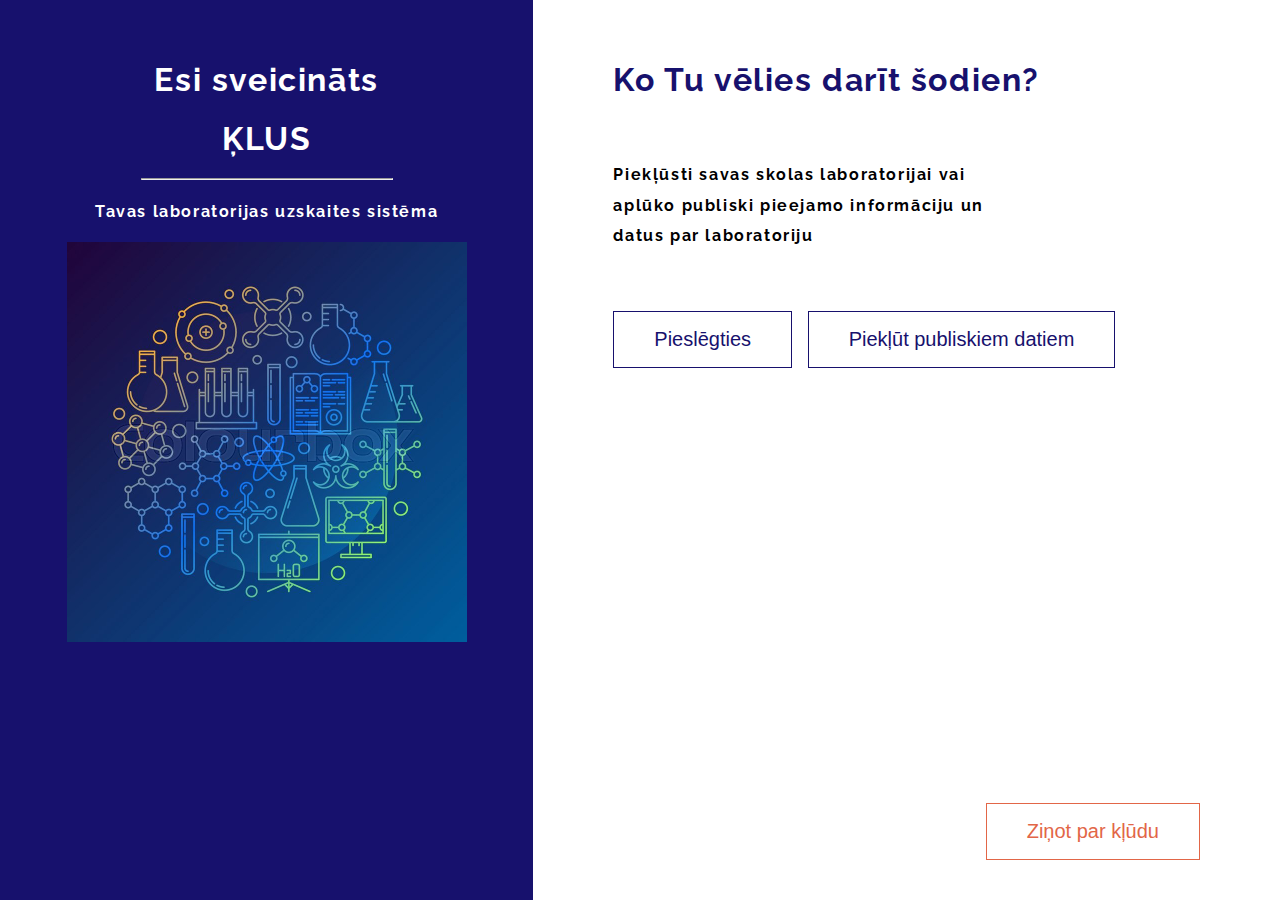
<file: index.html>
<!DOCTYPE html>
<html>
    <head>
        <title>Sākumlapa</title>
        <meta charset="UTF-8">
        <link rel="icon" href="images/favicon.ico">
        <link rel="preconnect" href="https://fonts.googleapis.com">
        <link rel="preconnect" href="https://fonts.gstatic.com" crossorigin>
        <link href="https://fonts.googleapis.com/css2?family=Raleway:wght@500" rel="stylesheet">
        <link rel="stylesheet" href="stylesheets/flexboxgrid.css" type="text/css">
        <link rel="stylesheet" href="stylesheets/stylesheet.css" type="text/css">
    </head>
    <body>
        <div class="container">
            <div class="row">
                <div class="col-lg-5">
                    <h1>Esi sveicināts</h1>
                    <h1>ĶLUS</h1>
                    <hr>
                    <h4>Tavas laboratorijas uzskaites sistēma</h4>
                    <img src="images/chemistry pic.jpg" class="chemistry_image">
                </div>
                <div class="col-lg-7">
                    <h1 class="header">Ko Tu vēlies darīt šodien?</h1>
                    <br>
                    <h4 class="info">Piekļūsti savas skolas laboratorijai vai<br>aplūko publiski pieejamo informāciju un<br>datus par laboratoriju</h4>
                    <br>
                    <br>
                    <div class="login_buttons_container">
                        <a href="login.html" tabindex="-1"><button type="submit">Pieslēgties</button></a>
                        <a href="data.html" tabindex="-1"><button type="submit">Piekļūt publiskiem datiem</button></a>
                    </div>
                    <div class="error_button_container">
                        <button type="submit">Ziņot par kļūdu</button>
                    </div>
                </div>
            </div>
        </div>
    </body>
    <script src="script.js"></script>
</html>
</file>
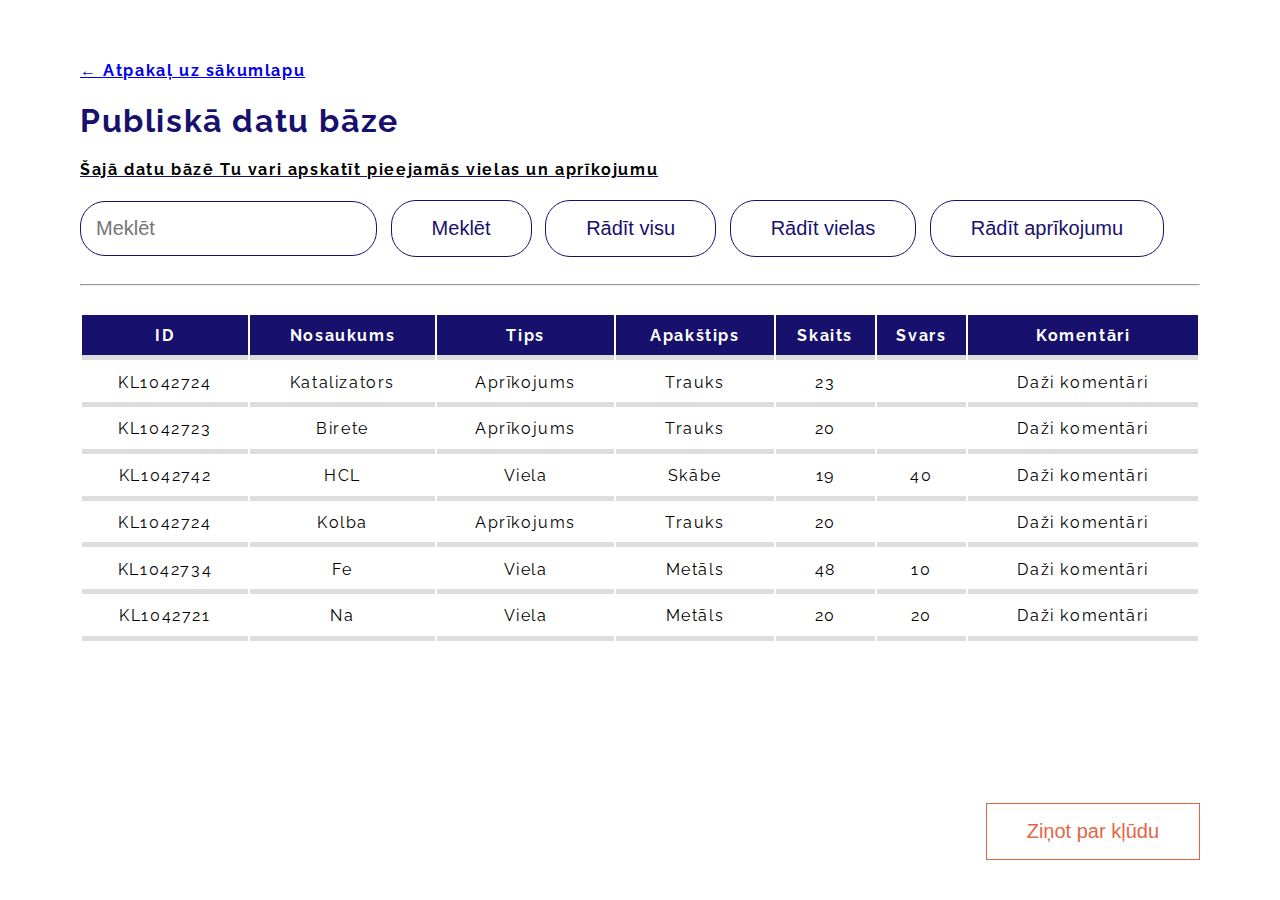
<file: data.html>
<!DOCTYPE html>
<html>
    <head>
        <title>Publiskie dati</title>
        <meta charset="UTF-8">
        <link rel="icon" href="images/favicon.ico">
        <link rel="preconnect" href="https://fonts.googleapis.com">
        <link rel="preconnect" href="https://fonts.gstatic.com" crossorigin>
        <link href="https://fonts.googleapis.com/css2?family=Raleway:wght@500" rel="stylesheet">
        <link rel="stylesheet" href="stylesheets/flexboxgrid.css" type="text/css">
        <link rel="stylesheet" href="stylesheets/stylesheet.css" type="text/css">
    </head>
    <body>
        <div class="container">
            <div class="row">
                <div class="col-lg-12">
                    <a href="index.html"><h4>&#8592; Atpakaļ uz sākumlapu</h4></a>
                    <h1 class="header">Publiskā datu bāze</h1>
                    <h4 class="subheader">Šajā datu bāzē Tu vari apskatīt pieejamās vielas un aprīkojumu</h4>
                    <div class="info_buttons_container">
                        <input type="text" placeholder="Meklēt" id="search_input">
                        <button type="submit" id="search_buttom">Meklēt</button>
                        <button type="submit" id="show_all_button">Rādīt visu</button>
                        <button type="submit" id="show_materials_button">Rādīt vielas</button>
                        <button type="submit" id="show_tools_button">Rādīt aprīkojumu</button>
                    </div>
                    <br>
                    <hr>
                    <br>
                    <div class="data-table">
                        <table>
                            <thead>
                                <th>ID</th>
                                <th>Nosaukums</th>
                                <th>Tips</th>
                                <th>Apakštips</th>
                                <th>Skaits</th>
                                <th>Svars</th>
                                <th>Komentāri</th>
                            </thead>
                            <tbody>
                                <tr>
                                    <td>KL1042724</td>
                                    <td>Katalizators</td>
                                    <td>Aprīkojums</td>
                                    <td>Trauks</td>
                                    <td>23</td>
                                    <td></td>
                                    <td>Daži komentāri</td>
                                </tr>

                                <tr>
                                    <td>KL1042723</td>
                                    <td>Birete</td>
                                    <td>Aprīkojums</td>
                                    <td>Trauks</td>
                                    <td>20</td>
                                    <td></td>
                                    <td>Daži komentāri</td>
                                </tr>

                                <tr>
                                    <td>KL1042742</td>
                                    <td>HCL</td>
                                    <td>Viela</td>
                                    <td>Skābe</td>
                                    <td>19</td>
                                    <td>40</td>
                                    <td>Daži komentāri</td>
                                </tr>

                                <tr>
                                    <td>KL1042724</td>
                                    <td>Kolba</td>
                                    <td>Aprīkojums</td>
                                    <td>Trauks</td>
                                    <td>20</td>
                                    <td></td>
                                    <td>Daži komentāri</td>
                                </tr>

                                <tr>
                                    <td>KL1042734</td>
                                    <td>Fe</td>
                                    <td>Viela</td>
                                    <td>Metāls</td>
                                    <td>48</td>
                                    <td>10</td>
                                    <td>Daži komentāri</td>
                                </tr>

                                <tr>
                                    <td>KL1042721</td>
                                    <td>Na</td>
                                    <td>Viela</td>
                                    <td>Metāls</td>
                                    <td>20</td>
                                    <td>20</td>
                                    <td>Daži komentāri</td>
                                </tr>
                            </tbody>
                        </table>
                    </div>
                    <br>
                    <br>
                    <br>
                    <br>
                    <div class="error_button_container">
                        <button type="submit">Ziņot par kļūdu</button>
                    </div>
                </div>
            </div>
        </div>
    <script src="script.js"></script>
    </body>
</html>
</file>
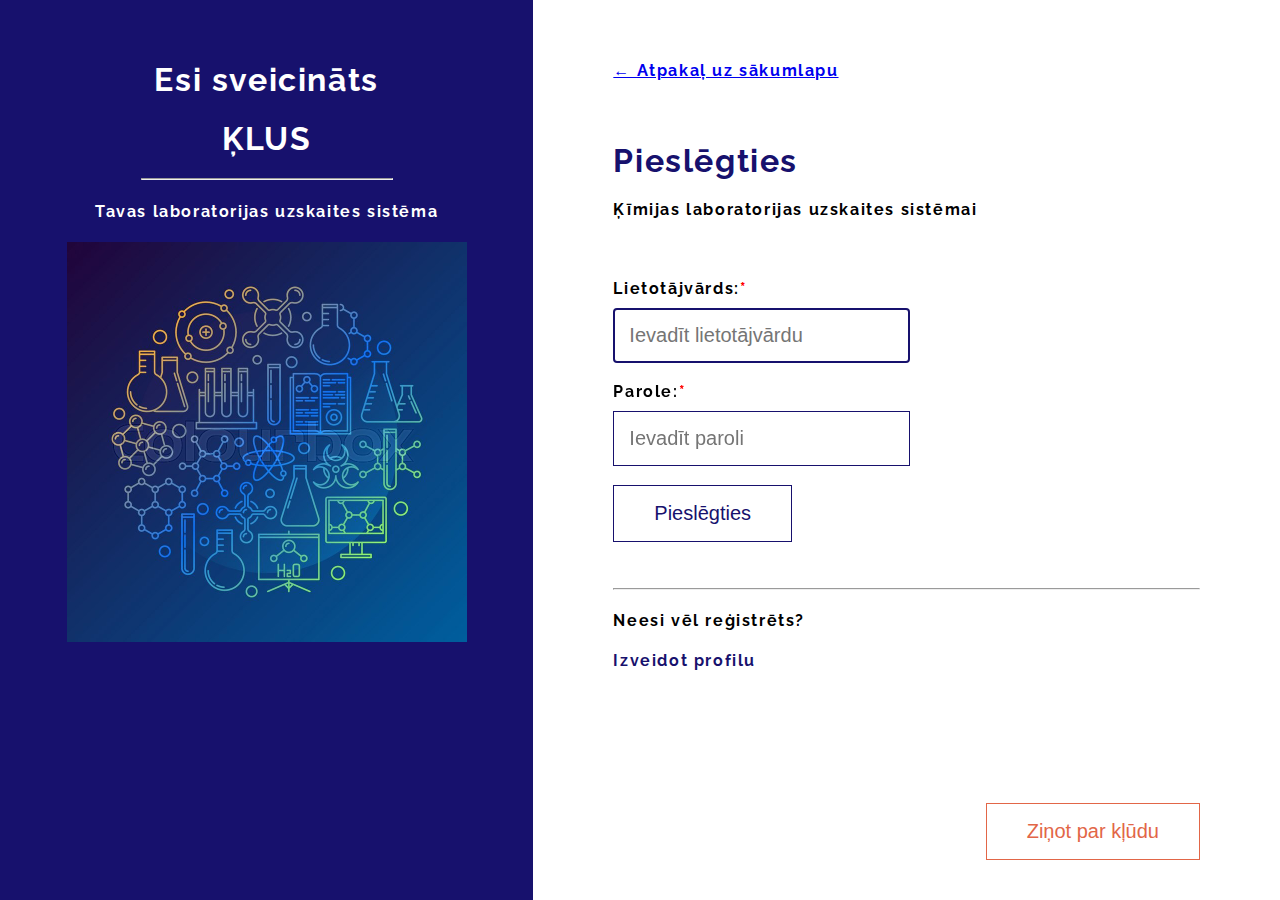
<file: login.html>
<!DOCTYPE html>
<html>
    <head>
        <title>Pieslēgšanās</title>
        <meta charset="UTF-8">
        <link rel="icon" href="images/favicon.ico">
        <link rel="preconnect" href="https://fonts.googleapis.com">
        <link rel="preconnect" href="https://fonts.gstatic.com" crossorigin>
        <link href="https://fonts.googleapis.com/css2?family=Raleway:wght@500" rel="stylesheet">
        <link rel="stylesheet" href="stylesheets/flexboxgrid.css" type="text/css">
        <link rel="stylesheet" href="stylesheets/stylesheet.css" type="text/css">
    </head>
    <body>
        <div class="container">
            <div class="row">
                <div class="col-lg-5">
                    <h1>Esi sveicināts</h1>
                    <h1>ĶLUS</h1>
                    <hr>
                    <h4>Tavas laboratorijas uzskaites sistēma</h4>
                    <img src="images/chemistry pic.jpg" class="chemistry_image">
                </div>
                <div class="col-lg-7">
                    <a href="index.html"><h4>&#8592; Atpakaļ uz sākumlapu</h4></a>
                    <br>
                    <h1 class="header">Pieslēgties</h1>
                    <h4>Ķīmijas laboratorijas uzskaites sistēmai</h4>
                    <br>
                    <br>
                    <div class="auth">
                        <form class="js-auth-form">
                            <label for="username">Lietotājvārds:<abbr title="required" aria-label="required">*</abbr></label>
                            <br>
                            <input type="text" name="username" placeholder="Ievadīt lietotājvārdu" id="js-form-username" autofocus>
                            <br>
                            <br>
                            <label for="password">Parole:<abbr title="required" aria-label="required">*</abbr></label>
                            <br>
                            <input type="password" name="password" placeholder="Ievadīt paroli" id="js-form-password">
                            <br>
                            <br>
                            <a href="data.html"><button type="submit" id="log-in-user">Pieslēgties</button></a>
                        </form>
                    </div>
                    <br>  
                    <br>
                    <hr>
                    <div class="main">
                        <h4>Neesi vēl reģistrēts?</h4>
                        <h4><a href="#" id="create-profile">Izveidot profilu</a></h4>
                        <div class="error_button_container">
                            <button type="submit">Ziņot par kļūdu</button>
                        </div>
                    </div>
                </div>
            </div>
        </div>
    </body>
    <script src="script.js"></script>
</html>
</file>
<file: stylesheets/flexboxgrid.css>
/* Uncomment and set these variables to customize the grid. */

.container-fluid {
    margin-right: auto;
    margin-left: auto;
    padding-right: 2rem;
    padding-left: 2rem;
  }
  
  .row {
    box-sizing: border-box;
    display: -ms-flexbox;
    display: -webkit-box;
    display: flex;
    -ms-flex: 0 1 auto;
    -webkit-box-flex: 0;
    flex: 0 1 auto;
    -ms-flex-direction: row;
    -webkit-box-orient: horizontal;
    -webkit-box-direction: normal;
    flex-direction: row;
    -ms-flex-wrap: wrap;
    flex-wrap: wrap;
    margin-right: -1rem;
    margin-left: -1rem;
  }
  
  .row.reverse {
    -ms-flex-direction: row-reverse;
    -webkit-box-orient: horizontal;
    -webkit-box-direction: reverse;
    flex-direction: row-reverse;
  }
  
  .col.reverse {
    -ms-flex-direction: column-reverse;
    -webkit-box-orient: vertical;
    -webkit-box-direction: reverse;
    flex-direction: column-reverse;
  }
  
  .col-xs,
  .col-xs-1,
  .col-xs-2,
  .col-xs-3,
  .col-xs-4,
  .col-xs-5,
  .col-xs-6,
  .col-xs-7,
  .col-xs-8,
  .col-xs-9,
  .col-xs-10,
  .col-xs-11,
  .col-xs-12 {
    box-sizing: border-box;
    -ms-flex: 0 0 auto;
    -webkit-box-flex: 0;
    flex: 0 0 auto;
    padding-right: 1rem;
    padding-left: 1rem;
  }
  
  .col-xs {
    -webkit-flex-grow: 1;
    -ms-flex-positive: 1;
    -webkit-box-flex: 1;
    flex-grow: 1;
    -ms-flex-preferred-size: 0;
    flex-basis: 0;
    max-width: 100%;
  }
  
  .col-xs-1 {
    -ms-flex-preferred-size: 8.333%;
    flex-basis: 8.333%;
    max-width: 8.333%;
  }
  
  .col-xs-2 {
    -ms-flex-preferred-size: 16.667%;
    flex-basis: 16.667%;
    max-width: 16.667%;
  }
  
  .col-xs-3 {
    -ms-flex-preferred-size: 25%;
    flex-basis: 25%;
    max-width: 25%;
  }
  
  .col-xs-4 {
    -ms-flex-preferred-size: 33.333%;
    flex-basis: 33.333%;
    max-width: 33.333%;
  }
  
  .col-xs-5 {
    -ms-flex-preferred-size: 41.667%;
    flex-basis: 41.667%;
    max-width: 41.667%;
  }
  
  .col-xs-6 {
    -ms-flex-preferred-size: 50%;
    flex-basis: 50%;
    max-width: 50%;
  }
  
  .col-xs-7 {
    -ms-flex-preferred-size: 58.333%;
    flex-basis: 58.333%;
    max-width: 58.333%;
  }
  
  .col-xs-8 {
    -ms-flex-preferred-size: 66.667%;
    flex-basis: 66.667%;
    max-width: 66.667%;
  }
  
  .col-xs-9 {
    -ms-flex-preferred-size: 75%;
    flex-basis: 75%;
    max-width: 75%;
  }
  
  .col-xs-10 {
    -ms-flex-preferred-size: 83.333%;
    flex-basis: 83.333%;
    max-width: 83.333%;
  }
  
  .col-xs-11 {
    -ms-flex-preferred-size: 91.667%;
    flex-basis: 91.667%;
    max-width: 91.667%;
  }
  
  .col-xs-12 {
    -ms-flex-preferred-size: 100%;
    flex-basis: 100%;
    max-width: 100%;
  }
  
  .col-xs-offset-1 {
    margin-left: 8.333%;
  }
  
  .col-xs-offset-2 {
    margin-left: 16.667%;
  }
  
  .col-xs-offset-3 {
    margin-left: 25%;
  }
  
  .col-xs-offset-4 {
    margin-left: 33.333%;
  }
  
  .col-xs-offset-5 {
    margin-left: 41.667%;
  }
  
  .col-xs-offset-6 {
    margin-left: 50%;
  }
  
  .col-xs-offset-7 {
    margin-left: 58.333%;
  }
  
  .col-xs-offset-8 {
    margin-left: 66.667%;
  }
  
  .col-xs-offset-9 {
    margin-left: 75%;
  }
  
  .col-xs-offset-10 {
    margin-left: 83.333%;
  }
  
  .col-xs-offset-11 {
    margin-left: 91.667%;
  }
  
  .start-xs {
    -ms-flex-pack: start;
    -webkit-box-pack: start;
    justify-content: flex-start;
    text-align: start;
  }
  
  .center-xs {
    -ms-flex-pack: center;
    -webkit-box-pack: center;
    justify-content: center;
    text-align: center;
  }
  
  .end-xs {
    -ms-flex-pack: end;
    -webkit-box-pack: end;
    justify-content: flex-end;
    text-align: end;
  }
  
  .top-xs {
    -ms-flex-align: start;
    -webkit-box-align: start;
    align-items: flex-start;
  }
  
  .middle-xs {
    -ms-flex-align: center;
    -webkit-box-align: center;
    align-items: center;
  }
  
  .bottom-xs {
    -ms-flex-align: end;
    -webkit-box-align: end;
    align-items: flex-end;
  }
  
  .around-xs {
    -ms-flex-pack: distribute;
    justify-content: space-around;
  }
  
  .between-xs {
    -ms-flex-pack: justify;
    -webkit-box-pack: justify;
    justify-content: space-between;
  }
  
  .first-xs {
    -ms-flex-order: -1;
    -webkit-box-ordinal-group: 0;
    order: -1;
  }
  
  .last-xs {
    -ms-flex-order: 1;
    -webkit-box-ordinal-group: 2;
    order: 1;
  }
  
  @media only screen and (min-width: 48em) {
    .container {
      width: 46rem;
    }
  
    .col-sm,
    .col-sm-1,
    .col-sm-2,
    .col-sm-3,
    .col-sm-4,
    .col-sm-5,
    .col-sm-6,
    .col-sm-7,
    .col-sm-8,
    .col-sm-9,
    .col-sm-10,
    .col-sm-11,
    .col-sm-12 {
      box-sizing: border-box;
      -ms-flex: 0 0 auto;
      -webkit-box-flex: 0;
      flex: 0 0 auto;
      padding-right: 1rem;
      padding-left: 1rem;
    }
  
    .col-sm {
      -webkit-flex-grow: 1;
      -ms-flex-positive: 1;
      -webkit-box-flex: 1;
      flex-grow: 1;
      -ms-flex-preferred-size: 0;
      flex-basis: 0;
      max-width: 100%;
    }
  
    .col-sm-1 {
      -ms-flex-preferred-size: 8.333%;
      flex-basis: 8.333%;
      max-width: 8.333%;
    }
  
    .col-sm-2 {
      -ms-flex-preferred-size: 16.667%;
      flex-basis: 16.667%;
      max-width: 16.667%;
    }
  
    .col-sm-3 {
      -ms-flex-preferred-size: 25%;
      flex-basis: 25%;
      max-width: 25%;
    }
  
    .col-sm-4 {
      -ms-flex-preferred-size: 33.333%;
      flex-basis: 33.333%;
      max-width: 33.333%;
    }
  
    .col-sm-5 {
      -ms-flex-preferred-size: 41.667%;
      flex-basis: 41.667%;
      max-width: 41.667%;
    }
  
    .col-sm-6 {
      -ms-flex-preferred-size: 50%;
      flex-basis: 50%;
      max-width: 50%;
    }
  
    .col-sm-7 {
      -ms-flex-preferred-size: 58.333%;
      flex-basis: 58.333%;
      max-width: 58.333%;
    }
  
    .col-sm-8 {
      -ms-flex-preferred-size: 66.667%;
      flex-basis: 66.667%;
      max-width: 66.667%;
    }
  
    .col-sm-9 {
      -ms-flex-preferred-size: 75%;
      flex-basis: 75%;
      max-width: 75%;
    }
  
    .col-sm-10 {
      -ms-flex-preferred-size: 83.333%;
      flex-basis: 83.333%;
      max-width: 83.333%;
    }
  
    .col-sm-11 {
      -ms-flex-preferred-size: 91.667%;
      flex-basis: 91.667%;
      max-width: 91.667%;
    }
  
    .col-sm-12 {
      -ms-flex-preferred-size: 100%;
      flex-basis: 100%;
      max-width: 100%;
    }
  
    .col-sm-offset-1 {
      margin-left: 8.333%;
    }
  
    .col-sm-offset-2 {
      margin-left: 16.667%;
    }
  
    .col-sm-offset-3 {
      margin-left: 25%;
    }
  
    .col-sm-offset-4 {
      margin-left: 33.333%;
    }
  
    .col-sm-offset-5 {
      margin-left: 41.667%;
    }
  
    .col-sm-offset-6 {
      margin-left: 50%;
    }
  
    .col-sm-offset-7 {
      margin-left: 58.333%;
    }
  
    .col-sm-offset-8 {
      margin-left: 66.667%;
    }
  
    .col-sm-offset-9 {
      margin-left: 75%;
    }
  
    .col-sm-offset-10 {
      margin-left: 83.333%;
    }
  
    .col-sm-offset-11 {
      margin-left: 91.667%;
    }
  
    .start-sm {
      -ms-flex-pack: start;
      -webkit-box-pack: start;
      justify-content: flex-start;
      text-align: start;
    }
  
    .center-sm {
      -ms-flex-pack: center;
      -webkit-box-pack: center;
      justify-content: center;
      text-align: center;
    }
  
    .end-sm {
      -ms-flex-pack: end;
      -webkit-box-pack: end;
      justify-content: flex-end;
      text-align: end;
    }
  
    .top-sm {
      -ms-flex-align: start;
      -webkit-box-align: start;
      align-items: flex-start;
    }
  
    .middle-sm {
      -ms-flex-align: center;
      -webkit-box-align: center;
      align-items: center;
    }
  
    .bottom-sm {
      -ms-flex-align: end;
      -webkit-box-align: end;
      align-items: flex-end;
    }
  
    .around-sm {
      -ms-flex-pack: distribute;
      justify-content: space-around;
    }
  
    .between-sm {
      -ms-flex-pack: justify;
      -webkit-box-pack: justify;
      justify-content: space-between;
    }
  
    .first-sm {
      -ms-flex-order: -1;
      -webkit-box-ordinal-group: 0;
      order: -1;
    }
  
    .last-sm {
      -ms-flex-order: 1;
      -webkit-box-ordinal-group: 2;
      order: 1;
    }
  }
  
  @media only screen and (min-width: 62em) {
    .container {
      width: 61rem;
    }
  
    .col-md,
    .col-md-1,
    .col-md-2,
    .col-md-3,
    .col-md-4,
    .col-md-5,
    .col-md-6,
    .col-md-7,
    .col-md-8,
    .col-md-9,
    .col-md-10,
    .col-md-11,
    .col-md-12 {
      box-sizing: border-box;
      -ms-flex: 0 0 auto;
      -webkit-box-flex: 0;
      flex: 0 0 auto;
      padding-right: 1rem;
      padding-left: 1rem;
    }
  
    .col-md {
      -webkit-flex-grow: 1;
      -ms-flex-positive: 1;
      -webkit-box-flex: 1;
      flex-grow: 1;
      -ms-flex-preferred-size: 0;
      flex-basis: 0;
      max-width: 100%;
    }
  
    .col-md-1 {
      -ms-flex-preferred-size: 8.333%;
      flex-basis: 8.333%;
      max-width: 8.333%;
    }
  
    .col-md-2 {
      -ms-flex-preferred-size: 16.667%;
      flex-basis: 16.667%;
      max-width: 16.667%;
    }
  
    .col-md-3 {
      -ms-flex-preferred-size: 25%;
      flex-basis: 25%;
      max-width: 25%;
    }
  
    .col-md-4 {
      -ms-flex-preferred-size: 33.333%;
      flex-basis: 33.333%;
      max-width: 33.333%;
    }
  
    .col-md-5 {
      -ms-flex-preferred-size: 41.667%;
      flex-basis: 41.667%;
      max-width: 41.667%;
    }
  
    .col-md-6 {
      -ms-flex-preferred-size: 50%;
      flex-basis: 50%;
      max-width: 50%;
    }
  
    .col-md-7 {
      -ms-flex-preferred-size: 58.333%;
      flex-basis: 58.333%;
      max-width: 58.333%;
    }
  
    .col-md-8 {
      -ms-flex-preferred-size: 66.667%;
      flex-basis: 66.667%;
      max-width: 66.667%;
    }
  
    .col-md-9 {
      -ms-flex-preferred-size: 75%;
      flex-basis: 75%;
      max-width: 75%;
    }
  
    .col-md-10 {
      -ms-flex-preferred-size: 83.333%;
      flex-basis: 83.333%;
      max-width: 83.333%;
    }
  
    .col-md-11 {
      -ms-flex-preferred-size: 91.667%;
      flex-basis: 91.667%;
      max-width: 91.667%;
    }
  
    .col-md-12 {
      -ms-flex-preferred-size: 100%;
      flex-basis: 100%;
      max-width: 100%;
    }
  
    .col-md-offset-1 {
      margin-left: 8.333%;
    }
  
    .col-md-offset-2 {
      margin-left: 16.667%;
    }
  
    .col-md-offset-3 {
      margin-left: 25%;
    }
  
    .col-md-offset-4 {
      margin-left: 33.333%;
    }
  
    .col-md-offset-5 {
      margin-left: 41.667%;
    }
  
    .col-md-offset-6 {
      margin-left: 50%;
    }
  
    .col-md-offset-7 {
      margin-left: 58.333%;
    }
  
    .col-md-offset-8 {
      margin-left: 66.667%;
    }
  
    .col-md-offset-9 {
      margin-left: 75%;
    }
  
    .col-md-offset-10 {
      margin-left: 83.333%;
    }
  
    .col-md-offset-11 {
      margin-left: 91.667%;
    }
  
    .start-md {
      -ms-flex-pack: start;
      -webkit-box-pack: start;
      justify-content: flex-start;
      text-align: start;
    }
  
    .center-md {
      -ms-flex-pack: center;
      -webkit-box-pack: center;
      justify-content: center;
      text-align: center;
    }
  
    .end-md {
      -ms-flex-pack: end;
      -webkit-box-pack: end;
      justify-content: flex-end;
      text-align: end;
    }
  
    .top-md {
      -ms-flex-align: start;
      -webkit-box-align: start;
      align-items: flex-start;
    }
  
    .middle-md {
      -ms-flex-align: center;
      -webkit-box-align: center;
      align-items: center;
    }
  
    .bottom-md {
      -ms-flex-align: end;
      -webkit-box-align: end;
      align-items: flex-end;
    }
  
    .around-md {
      -ms-flex-pack: distribute;
      justify-content: space-around;
    }
  
    .between-md {
      -ms-flex-pack: justify;
      -webkit-box-pack: justify;
      justify-content: space-between;
    }
  
    .first-md {
      -ms-flex-order: -1;
      -webkit-box-ordinal-group: 0;
      order: -1;
    }
  
    .last-md {
      -ms-flex-order: 1;
      -webkit-box-ordinal-group: 2;
      order: 1;
    }
  }
  
  @media only screen and (min-width: 75em) {
    .container {
      width: 71rem;
    }
  
    .col-lg,
    .col-lg-1,
    .col-lg-2,
    .col-lg-3,
    .col-lg-4,
    .col-lg-5,
    .col-lg-6,
    .col-lg-7,
    .col-lg-8,
    .col-lg-9,
    .col-lg-10,
    .col-lg-11,
    .col-lg-12 {
      box-sizing: border-box;
      -ms-flex: 0 0 auto;
      -webkit-box-flex: 0;
      flex: 0 0 auto;
      padding-right: 1rem;
      padding-left: 1rem;
    }
  
    .col-lg {
      -webkit-flex-grow: 1;
      -ms-flex-positive: 1;
      -webkit-box-flex: 1;
      flex-grow: 1;
      -ms-flex-preferred-size: 0;
      flex-basis: 0;
      max-width: 100%;
    }
  
    .col-lg-1 {
      -ms-flex-preferred-size: 8.333%;
      flex-basis: 8.333%;
      max-width: 8.333%;
    }
  
    .col-lg-2 {
      -ms-flex-preferred-size: 16.667%;
      flex-basis: 16.667%;
      max-width: 16.667%;
    }
  
    .col-lg-3 {
      -ms-flex-preferred-size: 25%;
      flex-basis: 25%;
      max-width: 25%;
    }
  
    .col-lg-4 {
      -ms-flex-preferred-size: 33.333%;
      flex-basis: 33.333%;
      max-width: 33.333%;
    }
  
    .col-lg-5 {
      -ms-flex-preferred-size: 41.667%;
      flex-basis: 41.667%;
      max-width: 41.667%;
    }
  
    .col-lg-6 {
      -ms-flex-preferred-size: 50%;
      flex-basis: 50%;
      max-width: 50%;
    }
  
    .col-lg-7 {
      -ms-flex-preferred-size: 58.333%;
      flex-basis: 58.333%;
      max-width: 58.333%;
    }
  
    .col-lg-8 {
      -ms-flex-preferred-size: 66.667%;
      flex-basis: 66.667%;
      max-width: 66.667%;
    }
  
    .col-lg-9 {
      -ms-flex-preferred-size: 75%;
      flex-basis: 75%;
      max-width: 75%;
    }
  
    .col-lg-10 {
      -ms-flex-preferred-size: 83.333%;
      flex-basis: 83.333%;
      max-width: 83.333%;
    }
  
    .col-lg-11 {
      -ms-flex-preferred-size: 91.667%;
      flex-basis: 91.667%;
      max-width: 91.667%;
    }
  
    .col-lg-12 {
      -ms-flex-preferred-size: 100%;
      flex-basis: 100%;
      max-width: 100%;
    }
  
    .col-lg-offset-1 {
      margin-left: 8.333%;
    }
  
    .col-lg-offset-2 {
      margin-left: 16.667%;
    }
  
    .col-lg-offset-3 {
      margin-left: 25%;
    }
  
    .col-lg-offset-4 {
      margin-left: 33.333%;
    }
  
    .col-lg-offset-5 {
      margin-left: 41.667%;
    }
  
    .col-lg-offset-6 {
      margin-left: 50%;
    }
  
    .col-lg-offset-7 {
      margin-left: 58.333%;
    }
  
    .col-lg-offset-8 {
      margin-left: 66.667%;
    }
  
    .col-lg-offset-9 {
      margin-left: 75%;
    }
  
    .col-lg-offset-10 {
      margin-left: 83.333%;
    }
  
    .col-lg-offset-11 {
      margin-left: 91.667%;
    }
  
    .start-lg {
      -ms-flex-pack: start;
      -webkit-box-pack: start;
      justify-content: flex-start;
      text-align: start;
    }
  
    .center-lg {
      -ms-flex-pack: center;
      -webkit-box-pack: center;
      justify-content: center;
      text-align: center;
    }
  
    .end-lg {
      -ms-flex-pack: end;
      -webkit-box-pack: end;
      justify-content: flex-end;
      text-align: end;
    }
  
    .top-lg {
      -ms-flex-align: start;
      -webkit-box-align: start;
      align-items: flex-start;
    }
  
    .middle-lg {
      -ms-flex-align: center;
      -webkit-box-align: center;
      align-items: center;
    }
  
    .bottom-lg {
      -ms-flex-align: end;
      -webkit-box-align: end;
      align-items: flex-end;
    }
  
    .around-lg {
      -ms-flex-pack: distribute;
      justify-content: space-around;
    }
  
    .between-lg {
      -ms-flex-pack: justify;
      -webkit-box-pack: justify;
      justify-content: space-between;
    }
  
    .first-lg {
      -ms-flex-order: -1;
      -webkit-box-ordinal-group: 0;
      order: -1;
    }
  
    .last-lg {
      -ms-flex-order: 1;
      -webkit-box-ordinal-group: 2;
      order: 1;
    }
  }
</file>
<file: stylesheets/stylesheet.css>
body {
    margin: 0px;
    font-family: 'Raleway', sans-serif;
    letter-spacing: 0.1rem;
}

.container {
    width: 100%;
}

.row {
    height: 100vh;
    margin: 0px;
}

.col-lg-5 {
    padding: 2.5rem;
    text-align: center;
    background-color: rgb(23, 17, 109);
    color: white;
}

.col-lg-5 hr {
    width: 250px;
}

.col-lg-7, .col-lg-12 {
    position: relative;
    padding: 2.5rem 5rem;
}

.chemistry_image {
    width: 25rem;
}

.header {
   color: rgb(23, 17, 109);
}

.subheader {
    text-decoration: underline;     
    text-decoration-color: rgb(23, 17, 109);  
}

.info {
    width: 70%;
    line-height: 1.9rem;
}

button {
    display: inline-block;
    cursor: pointer;
    background-color: white;
    color: rgb(23, 17, 109);
    font-size: 20px;
    text-align: center;
    text-decoration: none;
    padding: 1rem 2.5rem;
    border: 1px solid rgb(23, 17, 109);
    transition: background-color 1s;
}

button:hover {
    background-color: rgb(23, 17, 109);
    color: white;
}

button:focus-visible {
    outline-color: rgb(23, 17, 109);
}

.login_buttons_container a:last-of-type {
    margin-left: 10px;
}

.error_button_container {
    position: absolute;
    right: 5rem;
    bottom: 2.5rem;
}

.error_button_container button {
    color: rgb(226, 102, 71);
    border: 1px solid rgb(226, 102, 71);
}

.error_button_container button:hover {
    background-color: rgb(226, 102, 71);
    color: white;
}

.error_button_container button:focus-visible {
    outline-color: rgb(226, 102, 71);
}

abbr {
    text-decoration: none;
    color: red;
}

input {
    font-size: 20px;
    padding: 15px 15px;
    border: 1px solid rgb(23, 17, 109);
}

input:focus-visible {
    outline-color: rgb(23, 17, 109);
}

.js-auth-form label {
    font-weight: bold;
}

.js-auth-form input {
    margin-top: 10px;
}

.js-auth-form a:focus-visible {
    outline-color: rgb(23, 17, 109);
}

#create-profile {
    color: rgb(23, 17, 109);
    text-decoration: none;
}

.info_buttons_container input {
    border-radius: 25px;
}

.info_buttons_container button {
    border-radius: 25px;
    margin-left: 8px;
}

table {
    width: 100%;
    text-align: center;
}

th, td {
    border-bottom: 5px solid rgb(221, 221, 221);
    height: 1cm;
}

th {
    background-color: rgb(23, 17, 109);
    color: white;
}
</file>
